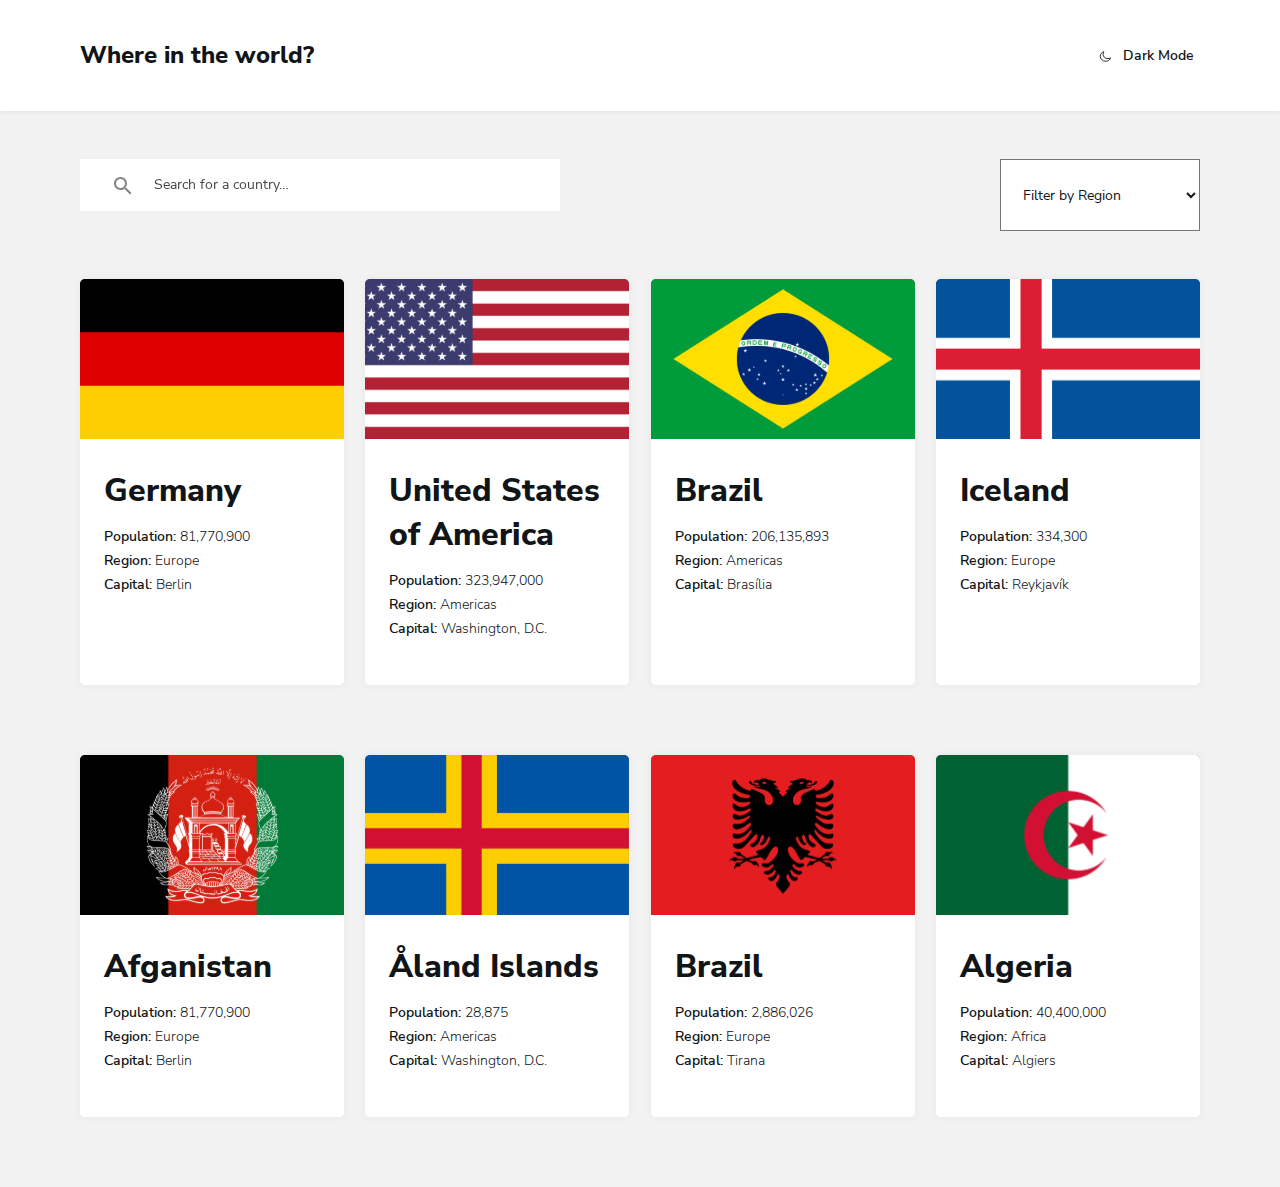
<file: index.html>
<!DOCTYPE html>
<html lang="en">
<head>
  <meta charset="UTF-8">
  <meta http-equiv="X-UA-Compatible" content="IE=edge">
  <meta name="viewport" content="width=device-width, initial-scale=1.0">
  <title>Countries</title>

  <!-- Stylesheets -->
  <!-- <link rel="stylesheet" href="css/normalize.css">
  <link rel="stylesheet" href="css/styles.css"> -->
  <link rel="stylesheet" href="css/style.min.css">
</head>
<body class="dark-m">
  <div class="index-wrapper">

    <div class="navbar">
      <h1 class="title">Where in the world?</h1>

      <button id="dark-mode-change" class="dark-mode">
        <svg class="moon" width="20" height="20" viewBox="0 0 20 20" fill="none" xmlns="http://www.w3.org/2000/svg">
          <path fill-rule="evenodd" clip-rule="evenodd" d="M13.5532 13.815C9.66857 13.815 6.51929 10.9278 6.51929 7.36821C6.51929 6.0253 6.96679 4.78158 7.73143 3.75C4.69036 4.69515 2.5 7.33122 2.5 10.4381C2.5 14.3385 5.94929 17.5 10.2036 17.5C13.5929 17.5 16.4696 15.4932 17.5 12.7045C16.375 13.4048 15.0161 13.815 13.5532 13.815Z" fill="white" stroke="currentcolor" stroke-width="1.25"/>
        </svg>
        Dark Mode
      </button>
    </div>


    <div class="wrapper">

      <div class="search-form">

        <label class="search-label" for="search">
          <input type="search" name="search" id="search" placeholder="Search for a country…" autocomplete="off" aria-label="Search form">

          <svg class="search-btn" width="18" height="18" viewBox="0 0 18 18" fill="none" xmlns="http://www.w3.org/2000/svg">
            <path fill-rule="evenodd" clip-rule="evenodd" d="M12.5 11H11.7L11.4 10.7C12.4 9.6 13 8.1 13 6.5C13 2.9 10.1 0 6.5 0C2.9 0 0 2.9 0 6.5C0 10.1 2.9 13 6.5 13C8.1 13 9.6 12.4 10.7 11.4L11 11.7V12.5L16 17.5L17.5 16L12.5 11ZM6.5 11C4 11 2 9 2 6.5C2 4 4 2 6.5 2C9 2 11 4 11 6.5C11 9 9 11 6.5 11Z" fill="#848484" />

          </svg>
        </label>


        <label  for="country-select"></label>

        <select name="countries" id="country-select">
          <option value="" selected hidden >Filter by Region</option>
          <option value="africa">Africa</option>
          <option value="asia">Asia</option>
          <option value="europe">Europe</option>
          <option value="Oceania">Oceania</option>

        </select>

      </div>

      <!-- COUNTRIES DATA  -->

      <div class="countries-wrapper">

        <a class="country " href="data.html">
          <img src="img/flag-germany.svg" alt="German flag" width="264" height="160" srcset="img/flag-germany.svg 1x, img/flag-germany@2x.svg 2x">

          <div class="country-content">
            <div class="content-title">Germany</div>
            <div class="data">Population: <span class="light-text"> 81,770,900</span></div>
            <div class="data">Region:  <span class="light-text"> Europe</span></div>
            <div class="data">Capital:  <span class="light-text"> Berlin</span></div>
          </div>


        </a>

        <a class="country " href="#">
          <img src="img/us.svg" alt="The USA flag" width="264" height="160" srcset="img/us.svg 1x, img/us@2x.svg 2x">

          <div class="country-content">
            <div class="content-title">United States of America</div>
            <div class="data">Population: <span class="light-text">323,947,000</span> </div>
            <div class="data">Region:  <span class="light-text">Americas</span></div>
            <div class="data">Capital:  <span class="light-text"> Washington, D.C.</span></div>
          </div>


        </a>

        <a class="country " href="#">
          <img src="img/brazil-f.svg" alt= "Brazil flag" width="264" height="160">

          <div class="country-content">
            <div class="content-title">Brazil</div>
            <div class="data">Population: <span class="light-text">206,135,893</span> </div>
            <div class="data">Region:  <span class="light-text"> Americas</span></div>
            <div class="data">Capital:  <span class="light-text">Brasília</span></div>
          </div>


        </a>

        <a class="country " href="#">
          <img src="img/iceland-f.svg" alt="Icelandic flag" width="264" height="160">

          <div class="country-content">
            <div class="content-title">Iceland</div>
            <div class="data">Population: <span class="light-text"> 334,300</span></div>
            <div class="data">Region:  <span class="light-text"> Europe</span></div>
            <div class="data">Capital:  <span class="light-text">Reykjavík</span></div>
          </div>


        </a>

      </div>

      <div class="countries-wrapper">

        <a class="country " href="#">
          <img src="img/afgan.svg" alt="German flag" width="264" height="160">

          <div class="country-content">
            <div class="content-title">Afganistan</div>
            <div class="data">Population: <span class="light-text"> 81,770,900</span></div>
            <div class="data">Region:  <span class="light-text"> Europe</span></div>
            <div class="data">Capital:  <span class="light-text"> Berlin</span></div>
          </div>


        </a>

        <a class="country " href="#">
          <img src="img/aland.svg" alt="The USA flag" width="264" height="160">

          <div class="country-content">
            <div class="content-title">Åland Islands</div>
            <div class="data">Population: <span class="light-text">28,875</span> </div>
            <div class="data">Region:  <span class="light-text">Americas</span></div>
            <div class="data">Capital:  <span class="light-text"> Washington, D.C.</span></div>
          </div>


        </a>

        <a class="country " href="#">
          <img src="img/usa.svg" alt= "Albaina flag" width="264" height="160">

          <div class="country-content">
            <div class="content-title">Brazil</div>
            <div class="data">Population: <span class="light-text">2,886,026</span> </div>
            <div class="data">Region:  <span class="light-text"> Europe</span></div>
            <div class="data">Capital:  <span class="light-text">Tirana</span></div>
          </div>


        </a>

        <a class="country " href="#">
          <img src="img/albania-f.svg" alt="Algeria flag" width="264" height="160">

          <div class="country-content">
            <div class="content-title">Algeria</div>
            <div class="data">Population: <span class="light-text">40,400,000</span></div>
            <div class="data">Region:  <span class="light-text"> Africa</span></div>
            <div class="data">Capital:  <span class="light-text">Algiers</span></div>
          </div>


        </a>

      </div>

    </div>

  </div>
  <script src="js/main.js"></script>
</body>
</html>
</file>
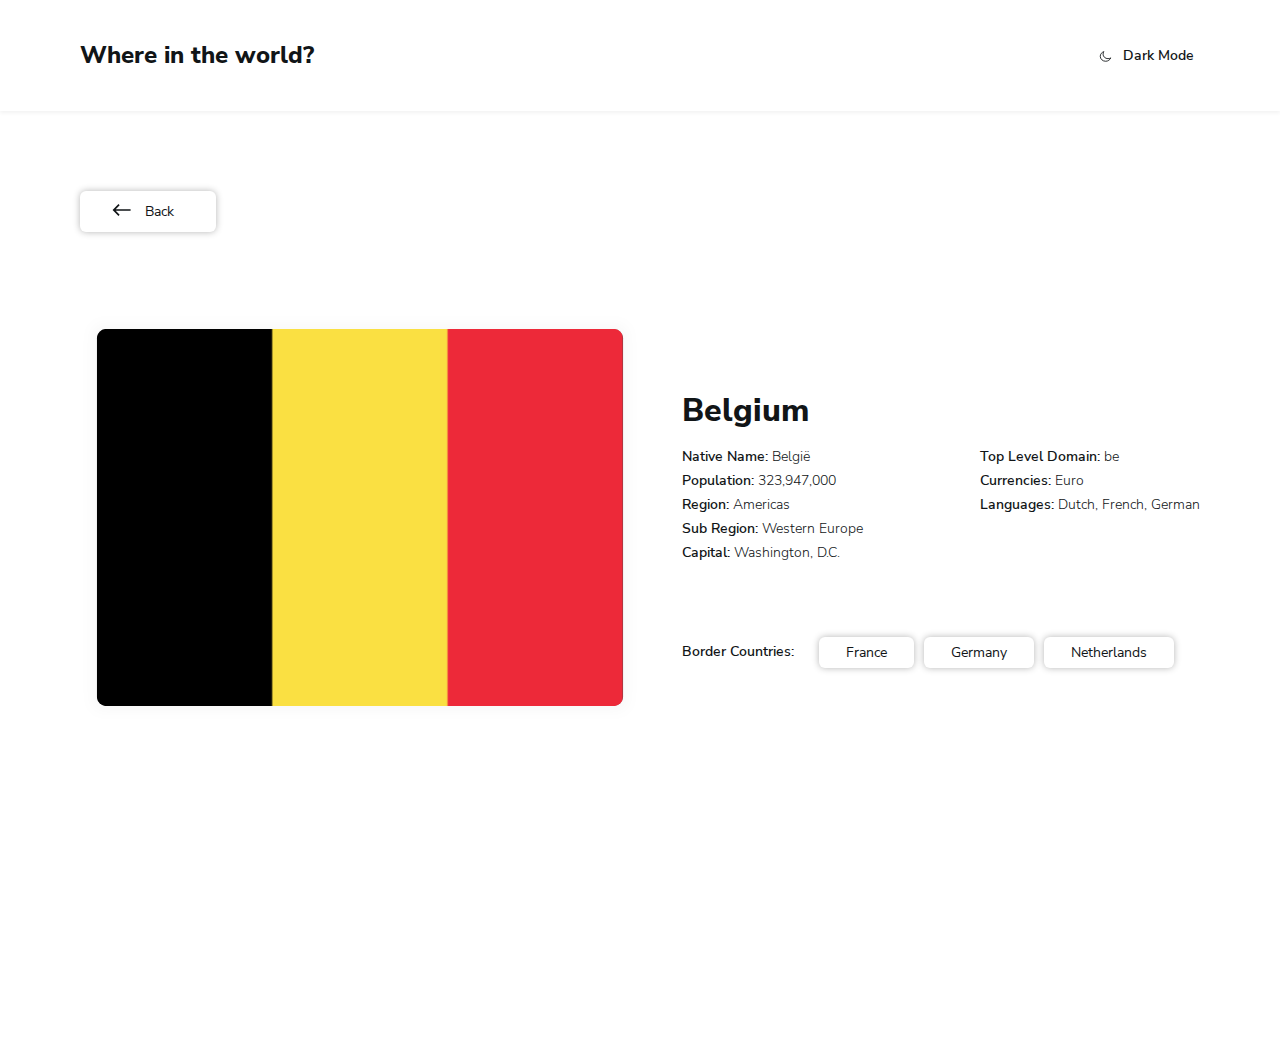
<file: data.html>
<!DOCTYPE html>
<html lang="en">
<head>
  <meta charset="UTF-8">
  <meta http-equiv="X-UA-Compatible" content="IE=edge">
  <meta name="viewport" content="width=device-width, initial-scale=1.0">
  <title>Country data</title>

  <!-- Stylesheets -->
  <!-- <link rel="stylesheet" href="css/normalize.css">
  <link rel="stylesheet" href="css/styles.css"> -->
  <link rel="stylesheet" href="css/style.min.css">
</head>
<body class="dark-m">
  <div class="data-wrapper">



    <div class="navbar">
      <h1 class="title">Where in the world?</h1>

      <button id="dark-mode-change" class="dark-mode" myFunction()>
        <svg class="moon" width="20" height="20" viewBox="0 0 20 20" fill="none" xmlns="http://www.w3.org/2000/svg">
          <path fill-rule="evenodd" clip-rule="evenodd" d="M13.5532 13.815C9.66857 13.815 6.51929 10.9278 6.51929 7.36821C6.51929 6.0253 6.96679 4.78158 7.73143 3.75C4.69036 4.69515 2.5 7.33122 2.5 10.4381C2.5 14.3385 5.94929 17.5 10.2036 17.5C13.5929 17.5 16.4696 15.4932 17.5 12.7045C16.375 13.4048 15.0161 13.815 13.5532 13.815Z" fill="white" stroke="currentcolor" stroke-width="1.25"/>
        </svg>
        Dark Mode
      </button>
    </div>


    <div class="wrapper">

      <a class="backward" href="index.html">
        <svg class="f-ward" width="19" height="12" viewBox="0 0 19 12" fill="none" xmlns="http://www.w3.org/2000/svg">
          <path fill-rule="evenodd" clip-rule="evenodd" d="M6.46447 0.107445L7.64298 1.28596L3.75389 5.17504L18.6031 5.17504L18.6031 6.82496L3.75389 6.82496L7.64298 10.714L6.46447 11.8926L0.57191 6L6.46447 0.107445Z" fill="Currentcolor"/>
        </svg>
        Back
      </a>


      <!-- COUNTRY DATA  -->

      <div class="country-data-wrapper">

        <img src="img/belgium1.svg" alt="Flag of the Belgium " width="560" height="401" srcset="img/belgium1.svg 1x, img/belgium1@2x.svg 2x" >

        <div class="country-data-content">
          <h1 class="content-title">Belgium</h1>
          <div class="sider">
            <div class="sider-left">

              <div class="data">Native Name: <span class="light-text"> België</span> </div>
              <div class="data">Population: <span class="light-text">323,947,000</span> </div>
              <div class="data">Region:  <span class="light-text">Americas</span></div>
              <div class="data">Sub Region:  <span class="light-text"> Western Europe</span></div>
              <div class="data">Capital:  <span class="light-text"> Washington, D.C.</span></div>

            </div>

            <div class="sider-right">
              <div class="data">Top Level Domain: <span class="light-text"> be</span> </div>
              <div class="data">Currencies: <span class="light-text">Euro</span> </div>
              <div class="data">Languages:  <span class="light-text">Dutch, French, German</span></div>
            </div>
          </div>


          <div class="border-country">
            <p class="b-c">Border Countries: </p>
            <a class="borderers" href="#">France</a>
            <a class="borderers" href="#">Germany</a>
            <a class="borderers" href="#">Netherlands</a>
          </div>

          <!-- b-c = border country  -->

        </div>

      </div>



    </div>

  </div>
  <script src="js/main.js"></script>
</body>
</html>
</file>
<file: css/styles.css>
/* Costum Property */
:root{
  --font-type: "Nunito Sans", "Arial", sans-serif;
  --title-weight: 800;
  --text-color: #111517;
  --sub-title-weight: 600;
  --ligt-text-weight:300;
  --bg-light:#F2F2F2;
  --bg-light-sp:#fff ;
  --bg-dark: #202C36;
  --bg-dark-sp: #2B3844;
  --focus-mode: 3px dotted rgb(255, 60, 0);
  --bg-light-data :#fff;

}

.dark{

  --bg-light:var(--bg-dark);
  --bg-light-sp: var(--bg-dark-sp);
  --text-color: #fff;
  --bg-light-data: var(--bg-dark);
}

/* FONTS */
/* nunito-sans-300 - latin */
@font-face {
  font-family: "Nunito Sans";
  font-style: normal;
  font-weight: 300;
  src: local(""),
  url("../fonts/nunito-sans-v8-latin-300.woff2") format("woff2"), /* Chrome 26+, Opera 23+, Firefox 39+ */
  url("../fonts/nunito-sans-v8-latin-300.woff") format("woff"); /* Chrome 6+, Firefox 3.6+, IE 9+, Safari 5.1+ */
}
/* nunito-sans-regular - latin */
@font-face {
  font-family: "Nunito Sans";
  font-style: normal;
  font-weight: 400;
  src: local(""),
  url("../fonts/nunito-sans-v8-latin-regular.woff2") format("woff2"), /* Chrome 26+, Opera 23+, Firefox 39+ */
  url("../fonts/nunito-sans-v8-latin-regular.woff") format("woff"); /* Chrome 6+, Firefox 3.6+, IE 9+, Safari 5.1+ */
}
/* nunito-sans-600 - latin */
@font-face {
  font-family: "Nunito Sans";
  font-style: normal;
  font-weight: 600;
  src: local(""),
  url("../fonts/nunito-sans-v8-latin-600.woff2") format("woff2"), /* Chrome 26+, Opera 23+, Firefox 39+ */
  url("../fonts/nunito-sans-v8-latin-600.woff") format("woff"); /* Chrome 6+, Firefox 3.6+, IE 9+, Safari 5.1+ */
}
/* nunito-sans-800 - latin */
@font-face {
  font-family: "Nunito Sans";
  font-style: normal;
  font-weight: 800;
  src: local(""),
  url("../fonts/nunito-sans-v8-latin-800.woff2") format("woff2"), /* Chrome 26+, Opera 23+, Firefox 39+ */
  url("../fonts/nunito-sans-v8-latin-800.woff") format("woff"); /* Chrome 6+, Firefox 3.6+, IE 9+, Safari 5.1+ */
}

/* GLOBAL */
html {
  box-sizing: border-box;
  height: 100%;
  scroll-behavior: smooth;
}

*,
*::before,
*::after {
  box-sizing: inherit;
  margin: 0;
}

body {
  display: flex;
  flex-direction: column;
  height: 100%;
  padding: 0;
  margin: 0;
  font-family: var(--font-type);
  font-size: 14px;
  line-height: 1.5;
  background-color: #fff;
  color: var(--text-color);
  max-width: 1440;
  transition: ease-in-out 0.3s background-color;
}

img {
  max-width: 100%;
  height: auto;
}

a{
  text-decoration: none;
}


/* CONTAINER */

.index-wrapper{
  width: 100%;
  background-color: var(--bg-light);
}
.data-wrapper{
  width: 100%;
  background-color: var(--bg-light-data);
}
.wrapper {
  width: 100%;
  max-width: 1440px;
  padding-left: 80px;
  padding-right: 80px;
  margin-left: auto;
  margin-right: auto;
  display: flex;
  flex-direction: column;

}


/* MAIN-CONTENT */
.main-content {
  flex-grow: 1;
}

.navbar {
  width: 100%;
  max-width: 1440px;
  padding: 23px 80px;
  margin: 0 auto;
  display: flex;
  flex-direction: row;
  align-items: center;
  background-color: var(--bg-light-sp);
  box-shadow: 0px 2px 4px rgba(0, 0, 0, 0.0562443);
}

.navbar-data {
  background-color: var(--bg-light-data);
}

.title {
  margin-right: auto;
  font-weight: var(--title-weight);
  color: var(--text-color);
  font-size: 24px;
  line-height: 33px;
}
.dark-mode {
  display: flex;
  flex-direction: row;
  align-items: center;
  font-weight: var(--sub-title-weight);
  color: var(--text-color);
  background-color: transparent;
  border: none;
  cursor: pointer;
}

.dark-mode:focus{
  outline: var(--focus-mode);
}

.moon{
  margin-right: 10px;
  width: 15px;
  height: 14px;
  stroke: var(--text-color);
}

/* SEARCH FORM PART  */

.search-form {
  display: flex;
  flex-direction: row;
  justify-content: space-between;
  flex-wrap: wrap;
  padding: 48px 0;
}
.search-label {
  width: 480px;
  position: relative;
}


#search{
  width: 100%;
  max-width: 480px;
  padding : 18px  10px 18px 74px;
  border: none;
  outline: none;
  background-color: var(--bg-light-sp);
  color: var(--text-color);
  margin-bottom: 20px;
}

#search:focus{
  outline: var(--focus-mode);
}

.search-btn {
  position: absolute;
  left: 34px;
  top: 18px;
  width: 18px;
  height: 18px;
  fill: var(--text-color);


}

::placeholder{
  color: var(--text-color);
  opacity: 0.8;
}

#country-select{
  width: 200px;
  padding: 18px;
  background-color: var(--bg-light-sp);
  color: var(--text-color);
}

#country-select:focus{
  outline: var(--focus-mode);

}


/* FLAG and COUNTRY data  */
.countries-wrapper {
  display: flex;
  flex-direction: row;
  flex-wrap: wrap;
  justify-content: space-between;
}


.country {
  width: 264px;
  background-color: var(--bg-light-sp);
  box-shadow: 0px 0px 7px 2px rgba(0, 0, 0, 0.0294384);
  border-radius: 5px;
  margin: 0 0;
  margin-bottom: 70px;

}

.country-content {
  width: 100%;
  padding: 24px;
  padding-bottom: 40px;
  background-color: var(--bg-light-sp);
  margin: 0;
  border-bottom-left-radius: 5px;
  border-bottom-right-radius: 5px;
}
.content-title {
  margin-bottom: 16px;
  color: var(--text-color);
  font-weight: var(--title-weight);
  font-size: 18px;
  line-height: 26px

}
.data {
  margin-bottom: 8px;
  font-weight: var(--sub-title-weight);
  color: var(--text-color);
  font-size: 14px;
  line-height: 16px;
}

.b-c{
  font-weight: var(--sub-title-weight);
  color: var(--text-color);
  font-size: 14px;
  line-height: 16px;
  margin-right: 15px;
}

.light-text {
  color: var(--text-color);
  font-weight: var(--ligt-text-weight);

}

/* DATA_HTML  */

.backward{
  margin: 80px 0;
  padding: 10px 32px;
  width: 136px;
  display: inline-block;
  background-color: var(--bg-light-sp);
  color: var(--text-color);
  box-shadow: 0px 0px 7px rgba(0, 0, 0, 0.293139);
  border-radius: 6px;
  transition: ease-in-out 0.3s background-color ;
}

.backward:hover{
  background-color:rgb(240, 75, 15);
}

.backward svg{
  margin-right: 10px;
  color: var(--text-color);
}


/* COUNTRY DATA PArt  */

.country-data-wrapper{
  display: flex;
  justify-content: space-between;
  align-items: center;
  flex-grow: 1;
  margin-bottom: 340px;

}

.sider-left {
  margin-right: 117px;
}
.content-title {
  font-weight: var(--title-weight);
  font-size: 32px;
  line-height: 44px;
  color: var(--text-color);
}

.sider{
  display: flex;
  justify-content: space-between;
  align-items: flex-start;
  margin-bottom: 68px;
}
.border-country {
  display: flex;
  align-items: center;
  justify-content: flex-start;


}

.borderers{
display: inline-block;
color: var(--text-color);
margin-left: 10px;
padding: 5px 27px;
box-shadow: 0px 0px 7px rgba(0, 0, 0, 0.293139);
border-radius: 6px;
transition: background-color 0.4s ease-in-out;
}

.borderers:hover{
  background-color: rgb(255, 123, 0);
}
</file>
<file: css/style.min.css>
/*! normalize.css v8.0.1 | MIT License | github.com/necolas/normalize.css */html{line-height:1.15;-webkit-text-size-adjust:100%}body{margin:0}main{display:block}h1{font-size:2em;margin:.67em 0}hr{-webkit-box-sizing:content-box;box-sizing:content-box;height:0;overflow:visible}pre{font-family:monospace,monospace;font-size:1em}a{background-color:transparent}abbr[title]{border-bottom:none;text-decoration:underline;-webkit-text-decoration:underline dotted;text-decoration:underline dotted}b,strong{font-weight:bolder}code,kbd,samp{font-family:monospace,monospace;font-size:1em}small{font-size:80%}sub,sup{font-size:75%;line-height:0;position:relative;vertical-align:baseline}sub{bottom:-.25em}sup{top:-.5em}img{border-style:none}button,input,optgroup,select,textarea{font-family:inherit;font-size:100%;line-height:1.15;margin:0}button,input{overflow:visible}button,select{text-transform:none}[type=button],[type=reset],[type=submit],button{-webkit-appearance:button}[type=button]::-moz-focus-inner,[type=reset]::-moz-focus-inner,[type=submit]::-moz-focus-inner,button::-moz-focus-inner{border-style:none;padding:0}[type=button]:-moz-focusring,[type=reset]:-moz-focusring,[type=submit]:-moz-focusring,button:-moz-focusring{outline:1px dotted ButtonText}fieldset{padding:.35em .75em .625em}legend{-webkit-box-sizing:border-box;box-sizing:border-box;color:inherit;display:table;max-width:100%;padding:0;white-space:normal}progress{vertical-align:baseline}textarea{overflow:auto}[type=checkbox],[type=radio]{-webkit-box-sizing:border-box;box-sizing:border-box;padding:0}[type=number]::-webkit-inner-spin-button,[type=number]::-webkit-outer-spin-button{height:auto}[type=search]{-webkit-appearance:textfield;outline-offset:-2px}[type=search]::-webkit-search-decoration{-webkit-appearance:none}::-webkit-file-upload-button{-webkit-appearance:button;font:inherit}details{display:block}summary{display:list-item}template{display:none}[hidden]{display:none}:root{--font-type:"Nunito Sans","Arial",sans-serif;--title-weight:800;--text-color:#111517;--sub-title-weight:600;--ligt-text-weight:300;--bg-light:#F2F2F2;--bg-light-sp:#fff;--bg-dark:#202C36;--bg-dark-sp:#2B3844;--focus-mode:3px dotted rgb(255, 60, 0);--bg-light-data:#fff}.dark{--bg-light:var(--bg-dark);--bg-light-sp:var(--bg-dark-sp);--text-color:#fff;--bg-light-data:var(--bg-dark)}@font-face{font-family:"Nunito Sans";font-style:normal;font-weight:300;src:local(""),url(../fonts/nunito-sans-v8-latin-300.woff2) format("woff2"),url(../fonts/nunito-sans-v8-latin-300.woff) format("woff")}@font-face{font-family:"Nunito Sans";font-style:normal;font-weight:400;src:local(""),url(../fonts/nunito-sans-v8-latin-regular.woff2) format("woff2"),url(../fonts/nunito-sans-v8-latin-regular.woff) format("woff")}@font-face{font-family:"Nunito Sans";font-style:normal;font-weight:600;src:local(""),url(../fonts/nunito-sans-v8-latin-600.woff2) format("woff2"),url(../fonts/nunito-sans-v8-latin-600.woff) format("woff")}@font-face{font-family:"Nunito Sans";font-style:normal;font-weight:800;src:local(""),url(../fonts/nunito-sans-v8-latin-800.woff2) format("woff2"),url(../fonts/nunito-sans-v8-latin-800.woff) format("woff")}html{-webkit-box-sizing:border-box;box-sizing:border-box;height:100%;scroll-behavior:smooth}*,::after,::before{-webkit-box-sizing:inherit;box-sizing:inherit;margin:0}body{display:-webkit-box;display:-ms-flexbox;display:flex;-webkit-box-orient:vertical;-webkit-box-direction:normal;-ms-flex-direction:column;flex-direction:column;height:100%;padding:0;margin:0;font-family:var(--font-type);font-size:14px;line-height:1.5;background-color:#fff;color:var(--text-color);max-width:1440;-webkit-transition:ease-in-out .3s background-color;-o-transition:ease-in-out .3s background-color;transition:ease-in-out .3s background-color}img{max-width:100%;height:auto}a{text-decoration:none}.index-wrapper{width:100%;background-color:var(--bg-light)}.data-wrapper{width:100%;background-color:var(--bg-light-data)}.wrapper{width:100%;max-width:1440px;padding-left:80px;padding-right:80px;margin-left:auto;margin-right:auto;display:-webkit-box;display:-ms-flexbox;display:flex;-webkit-box-orient:vertical;-webkit-box-direction:normal;-ms-flex-direction:column;flex-direction:column}.main-content{-webkit-box-flex:1;-ms-flex-positive:1;flex-grow:1}.navbar{width:100%;max-width:1440px;padding:23px 80px;margin:0 auto;display:-webkit-box;display:-ms-flexbox;display:flex;-webkit-box-orient:horizontal;-webkit-box-direction:normal;-ms-flex-direction:row;flex-direction:row;-webkit-box-align:center;-ms-flex-align:center;align-items:center;background-color:var(--bg-light-sp);-webkit-box-shadow:0 2px 4px rgba(0,0,0,.0562443);box-shadow:0 2px 4px rgba(0,0,0,.0562443)}.navbar-data{background-color:var(--bg-light-data)}.title{margin-right:auto;font-weight:var(--title-weight);color:var(--text-color);font-size:24px;line-height:33px}.dark-mode{display:-webkit-box;display:-ms-flexbox;display:flex;-webkit-box-orient:horizontal;-webkit-box-direction:normal;-ms-flex-direction:row;flex-direction:row;-webkit-box-align:center;-ms-flex-align:center;align-items:center;font-weight:var(--sub-title-weight);color:var(--text-color);background-color:transparent;border:none;cursor:pointer}.dark-mode:focus{outline:var(--focus-mode)}.moon{margin-right:10px;width:15px;height:14px;stroke:var(--text-color)}.search-form{display:-webkit-box;display:-ms-flexbox;display:flex;-webkit-box-orient:horizontal;-webkit-box-direction:normal;-ms-flex-direction:row;flex-direction:row;-webkit-box-pack:justify;-ms-flex-pack:justify;justify-content:space-between;-ms-flex-wrap:wrap;flex-wrap:wrap;padding:48px 0}.search-label{width:480px;position:relative}#search{width:100%;max-width:480px;padding:18px 10px 18px 74px;border:none;outline:0;background-color:var(--bg-light-sp);color:var(--text-color);margin-bottom:20px}#search:focus{outline:var(--focus-mode)}.search-btn{position:absolute;left:34px;top:18px;width:18px;height:18px;fill:var(--text-color)}::-webkit-input-placeholder{color:var(--text-color);opacity:.8}::-moz-placeholder{color:var(--text-color);opacity:.8}:-ms-input-placeholder{color:var(--text-color);opacity:.8}::-ms-input-placeholder{color:var(--text-color);opacity:.8}::placeholder{color:var(--text-color);opacity:.8}#country-select{width:200px;padding:18px;background-color:var(--bg-light-sp);color:var(--text-color)}#country-select:focus{outline:var(--focus-mode)}.countries-wrapper{display:-webkit-box;display:-ms-flexbox;display:flex;-webkit-box-orient:horizontal;-webkit-box-direction:normal;-ms-flex-direction:row;flex-direction:row;-ms-flex-wrap:wrap;flex-wrap:wrap;-webkit-box-pack:justify;-ms-flex-pack:justify;justify-content:space-between}.country{width:264px;background-color:var(--bg-light-sp);-webkit-box-shadow:0 0 7px 2px rgba(0,0,0,.0294384);box-shadow:0 0 7px 2px rgba(0,0,0,.0294384);border-radius:5px;margin:0 0;margin-bottom:70px}.country-content{width:100%;padding:24px;padding-bottom:40px;background-color:var(--bg-light-sp);margin:0;border-bottom-left-radius:5px;border-bottom-right-radius:5px}.content-title{margin-bottom:16px;color:var(--text-color);font-weight:var(--title-weight);font-size:18px;line-height:26px}.data{margin-bottom:8px;font-weight:var(--sub-title-weight);color:var(--text-color);font-size:14px;line-height:16px}.b-c{font-weight:var(--sub-title-weight);color:var(--text-color);font-size:14px;line-height:16px;margin-right:15px}.light-text{color:var(--text-color);font-weight:var(--ligt-text-weight)}.backward{margin:80px 0;padding:10px 32px;width:136px;display:inline-block;background-color:var(--bg-light-sp);color:var(--text-color);-webkit-box-shadow:0 0 7px rgba(0,0,0,.293139);box-shadow:0 0 7px rgba(0,0,0,.293139);border-radius:6px;-webkit-transition:ease-in-out .3s background-color;-o-transition:ease-in-out .3s background-color;transition:ease-in-out .3s background-color}.backward:hover{background-color:#f04b0f}.backward svg{margin-right:10px;color:var(--text-color)}.country-data-wrapper{display:-webkit-box;display:-ms-flexbox;display:flex;-webkit-box-pack:justify;-ms-flex-pack:justify;justify-content:space-between;-webkit-box-align:center;-ms-flex-align:center;align-items:center;-webkit-box-flex:1;-ms-flex-positive:1;flex-grow:1;margin-bottom:340px}.sider-left{margin-right:117px}.content-title{font-weight:var(--title-weight);font-size:32px;line-height:44px;color:var(--text-color)}.sider{display:-webkit-box;display:-ms-flexbox;display:flex;-webkit-box-pack:justify;-ms-flex-pack:justify;justify-content:space-between;-webkit-box-align:start;-ms-flex-align:start;align-items:flex-start;margin-bottom:68px}.border-country{display:-webkit-box;display:-ms-flexbox;display:flex;-webkit-box-align:center;-ms-flex-align:center;align-items:center;-webkit-box-pack:start;-ms-flex-pack:start;justify-content:flex-start}.borderers{display:inline-block;color:var(--text-color);margin-left:10px;padding:5px 27px;-webkit-box-shadow:0 0 7px rgba(0,0,0,.293139);box-shadow:0 0 7px rgba(0,0,0,.293139);border-radius:6px;-webkit-transition:background-color .4s ease-in-out;-o-transition:background-color .4s ease-in-out;transition:background-color .4s ease-in-out}.borderers:hover{background-color:#ff7b00}
</file>
